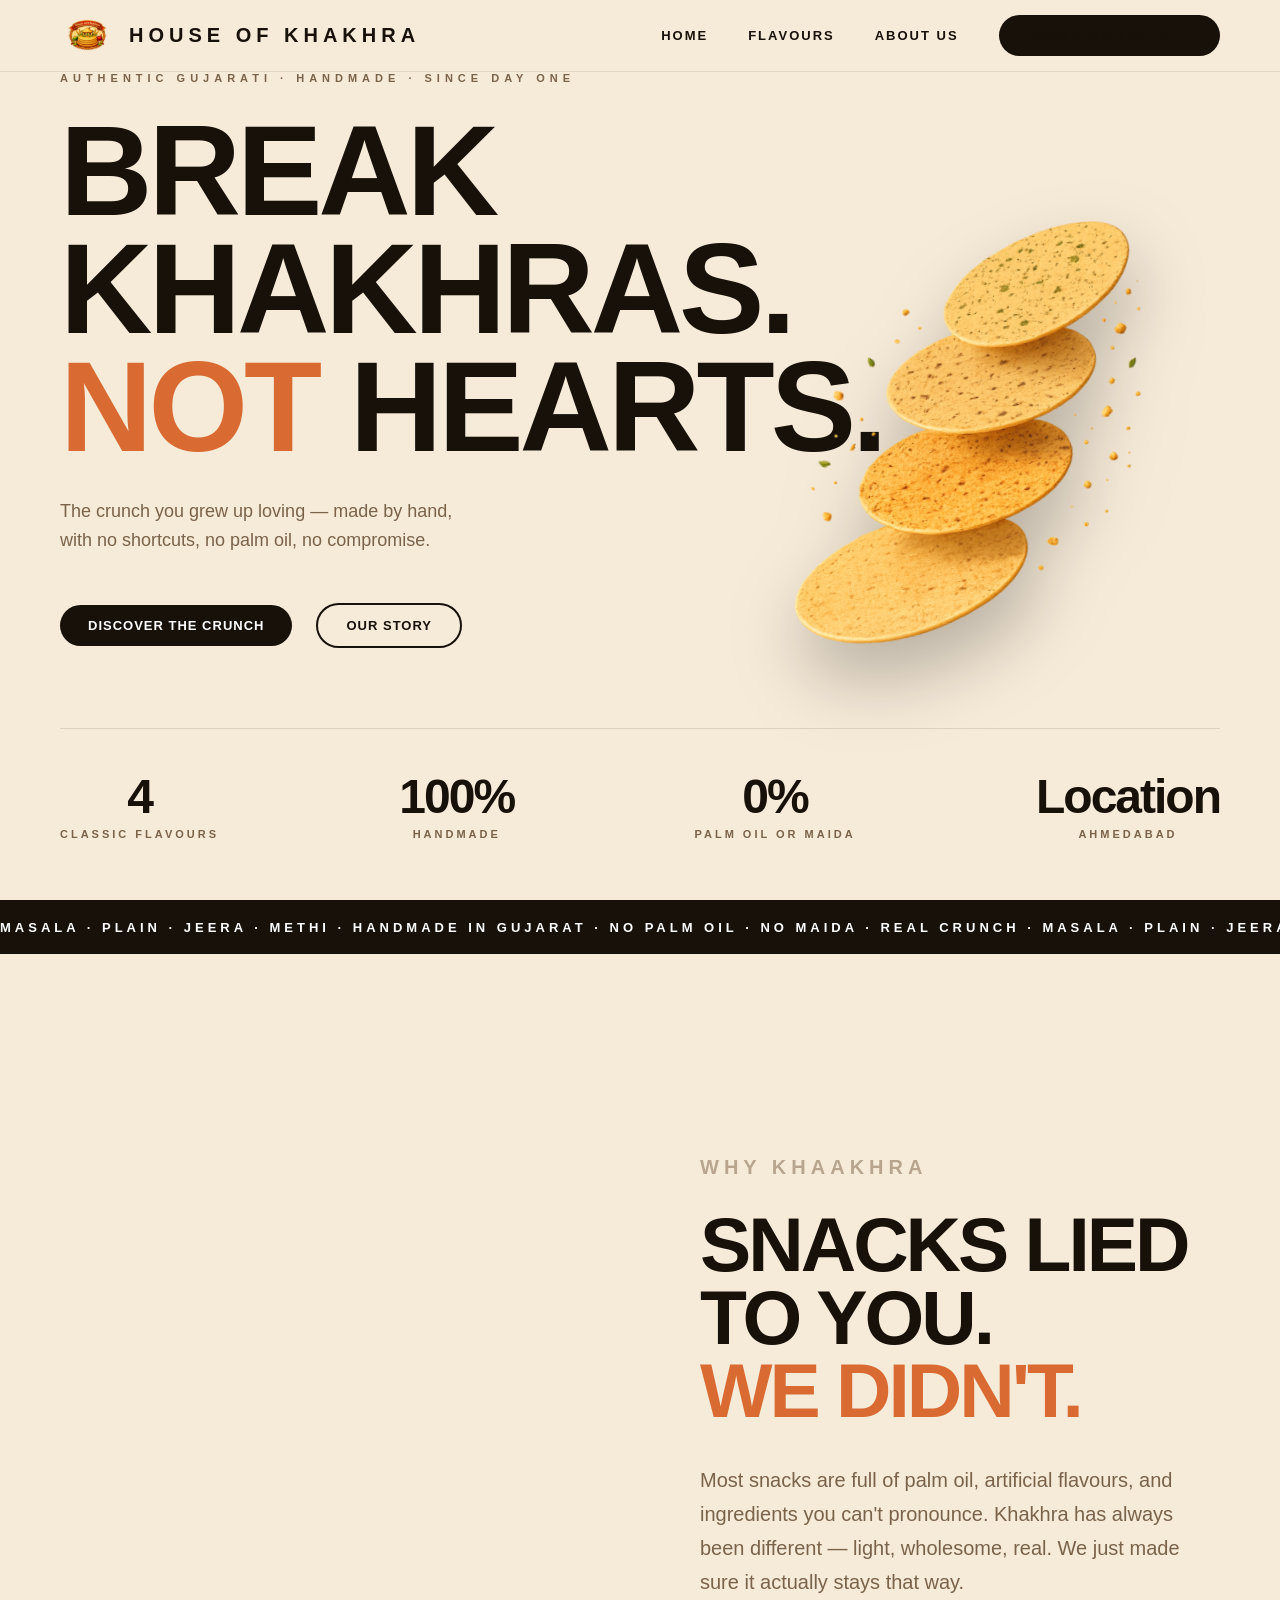
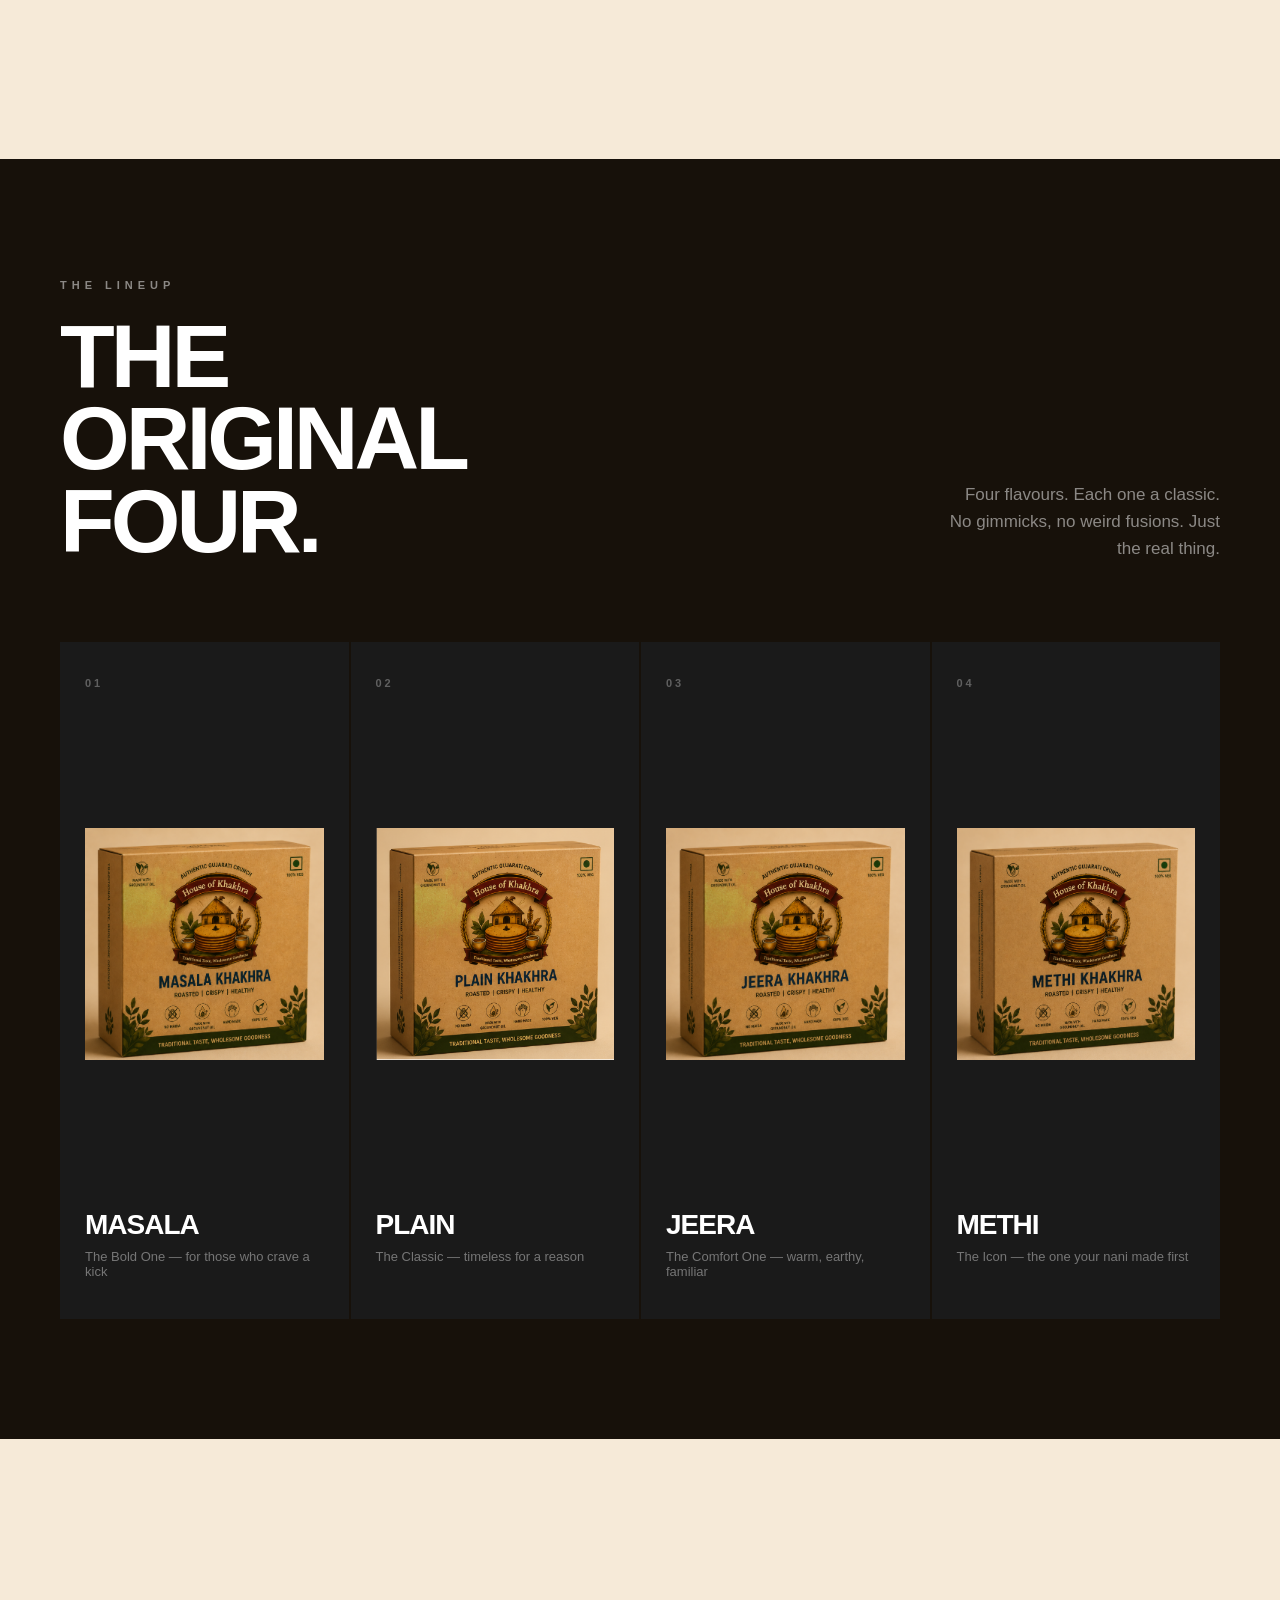
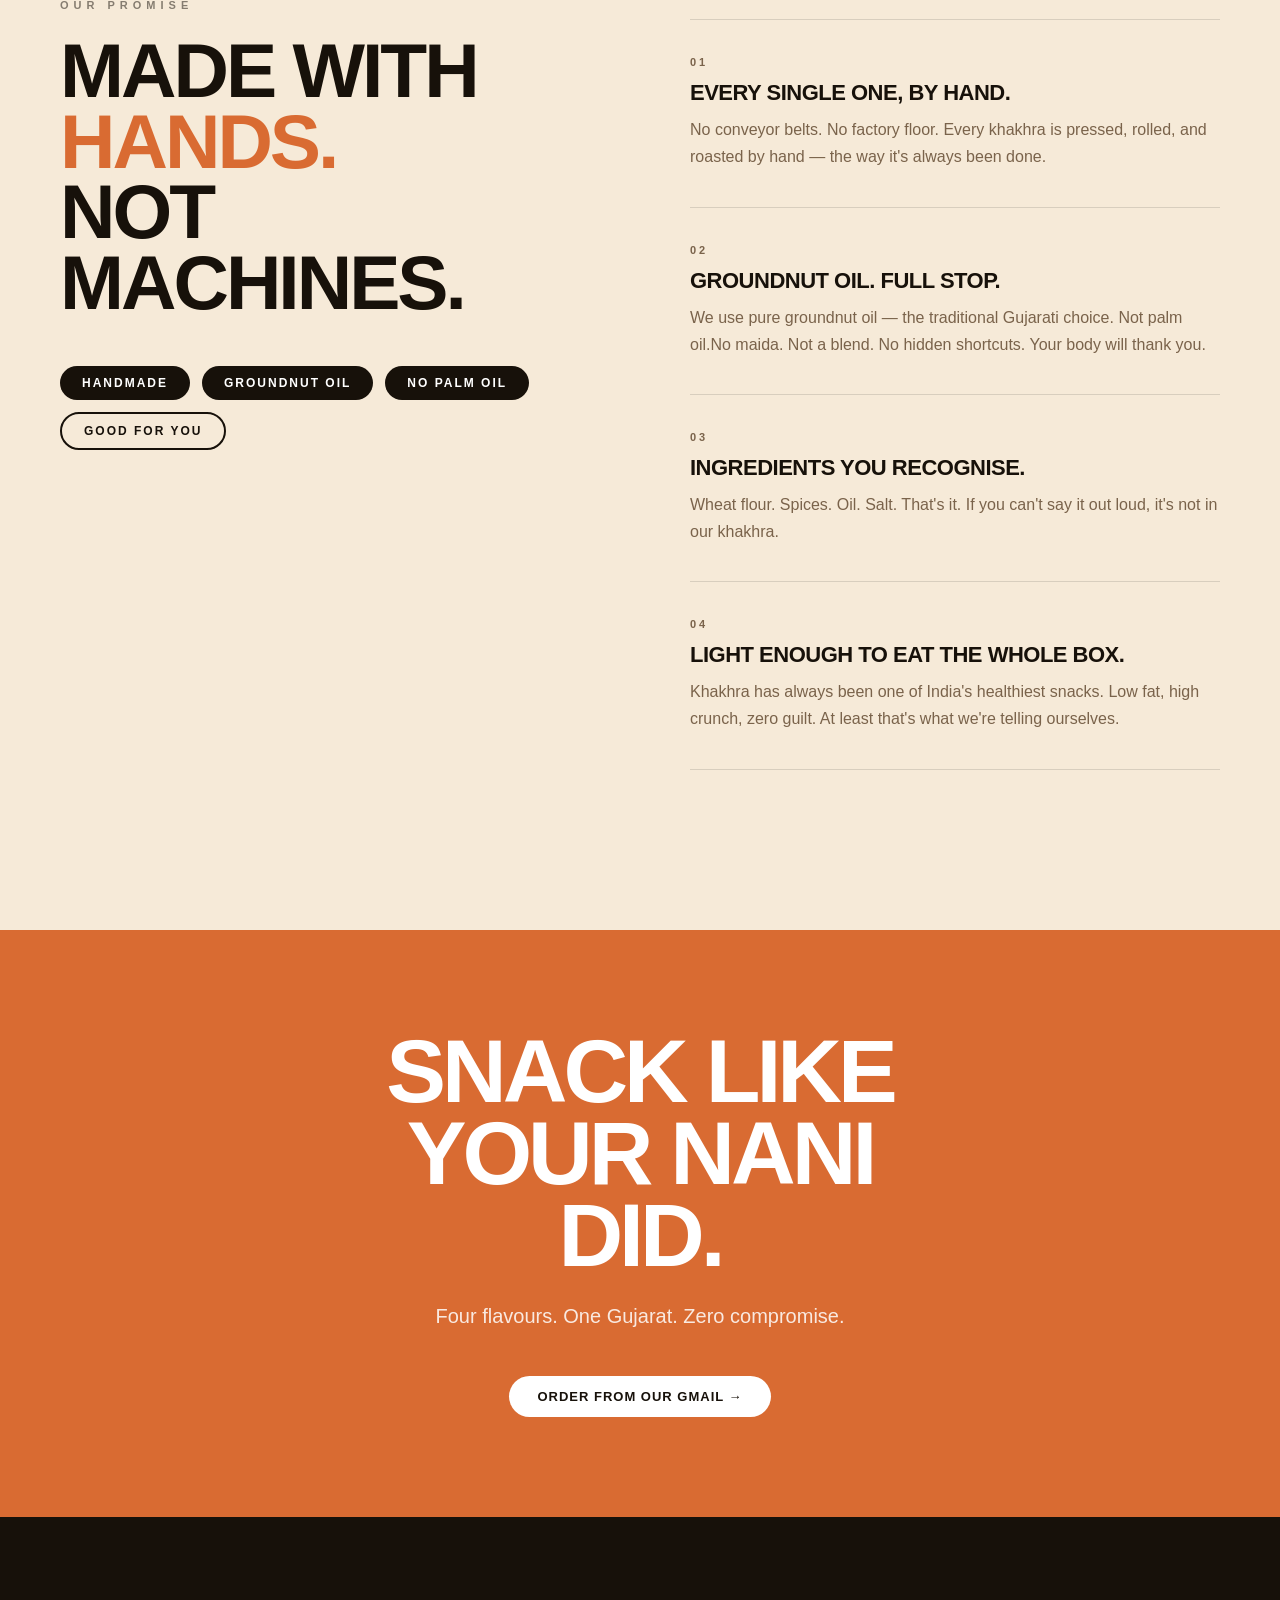
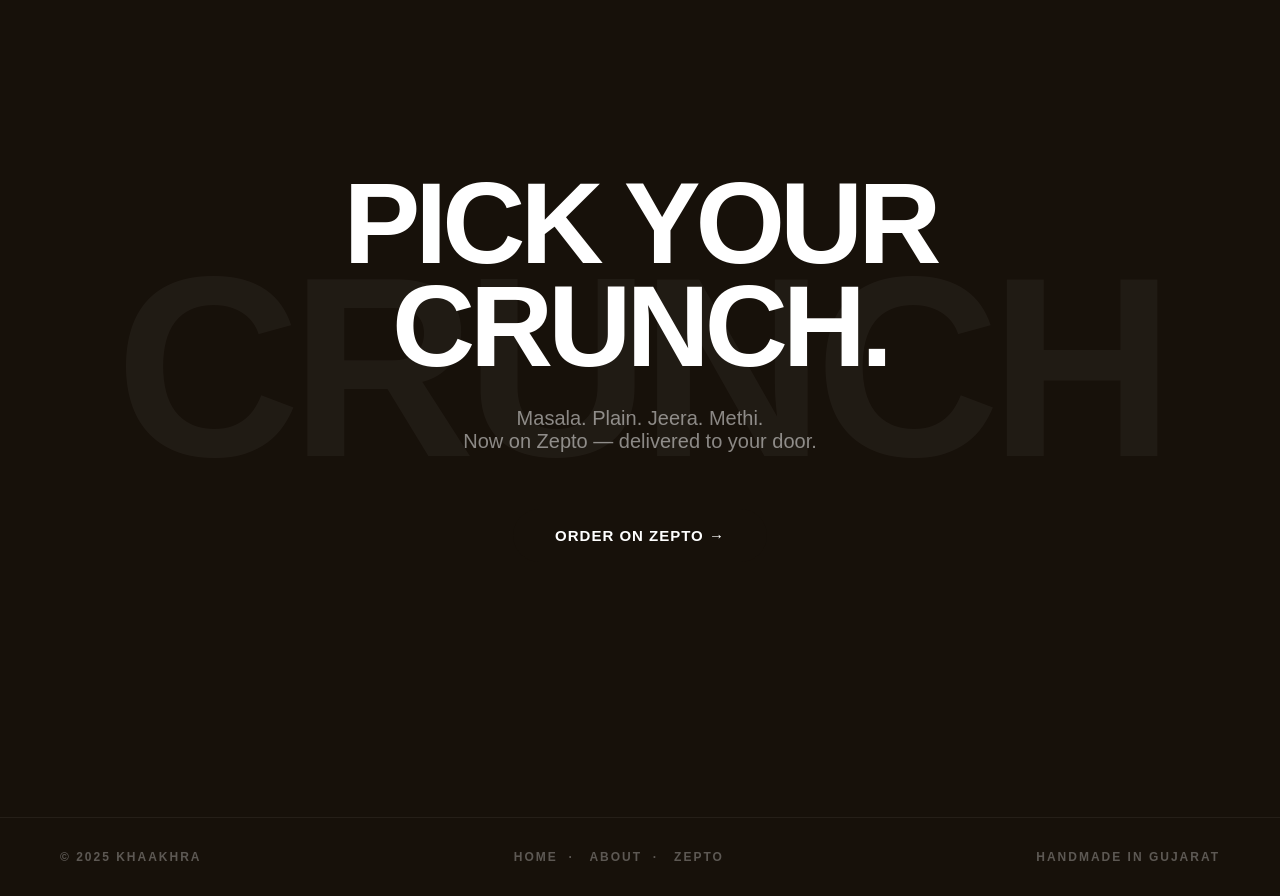
<file: index.html>
<!DOCTYPE html>
<html lang="en">

<head>
  <style>
  html, body { background: #F6EAD8 !important; }
</style>
  <meta charset="UTF-8">
  <meta name="viewport" content="width=device-width, initial-scale=1.0">
  <title>The House Of Khakhra.</title>
  <link rel="stylesheet" href="style.css?v=2">
</head>

<body>


<!-- NAV -->
<!-- NAV -->
<nav>

  <a class="nav-logo" href="index.html">
      <img src="Images/logo.png" class="brand-logo">
      <span>HOUSE OF KHAKHRA</span>
  </a>
  <div class="nav-links">
    <a href="index.html">Home</a>
    <a href="#flavours">Flavours</a>
    <a href="about.html">About Us</a>
    <a class="btn" href="https://www.zepto.com" target="_blank">Order on Zepto →</a>
  </div>
</nav>


<!-- HERO -->
<section class="hero">

  <p class="hero-eyebrow">Authentic Gujarati · Handmade · Since Day One</p>

  <h1 class="hero-headline">
    Break<br>
    Khakhras.<br>
    <em>Not</em> Hearts.
  </h1>

  <p class="hero-sub">
    The crunch you grew up loving —
    made by hand, with no shortcuts,
    no palm oil, no compromise.
  </p>

  <div class="hero-cta-row">
    <a class="btn" href="#flavours">Discover the Crunch</a>
    <a class="btn btn-outline" href="about.html">Our Story</a>
  </div>

  <!-- FLOATING KHAKHRAS -->
  <img 
  src="Images/crispy2.png" 
  class="hero-khakhra">

  <div class="hero-bottom">
    <div class="hero-stat">
      <div class="hero-stat-num">4</div>
      <div class="hero-stat-label">Classic Flavours</div>
    </div>
    <div class="hero-stat">
      <div class="hero-stat-num">100%</div>
      <div class="hero-stat-label">Handmade</div>
    </div>
    <div class="hero-stat">
      <div class="hero-stat-num">0%</div>
      <div class="hero-stat-label">Palm Oil OR MAIDA</div>
    </div>
    <div class="hero-stat">
      <div class="hero-stat-num">Location</div>
      <div class="hero-stat-label">Ahmedabad</div>
    </div>
  </div>

</section>


<!-- MARQUEE STRIP -->
<div class="hero-marquee-wrap">
  <span class="hero-marquee">
    MASALA · PLAIN · JEERA · METHI · HANDMADE IN GUJARAT · NO PALM OIL · NO MAIDA · REAL CRUNCH · MASALA · PLAIN · JEERA · METHI · HANDMADE IN GUJARAT · NO PALM OIL · REAL CRUNCH · MASALA · PLAIN · JEERA · METHI · HANDMADE IN GUJARAT · NO PALM OIL · REAL CRUNCH · MASALA · PLAIN · JEERA · METHI · HANDMADE IN GUJARAT · NO PALM OIL · REAL CRUNCH ·&nbsp;
  </span>
</div>


<!-- STATEMENT -->
<section class="statement">
  <div class="statement-inner">
    <p class="section-label">Why Khaakhra</p>
    <h2>
      Snacks lied<br>
      to you.<br>
      <span>We didn't.</span>
    </h2>
    <p>
      Most snacks are full of palm oil, artificial flavours,
      and ingredients you can't pronounce. Khakhra has always
      been different — light, wholesome, real. We just made sure
      it actually stays that way.
    </p>
  </div>
</section>


<!-- FLAVOURS -->
<section class="flavours" id="flavours">

  <p class="section-label">The Lineup</p>

  <div class="flavours-header">
    <h2>
      The<br>
      Original<br>
      Four.
    </h2>
    <p>
      Four flavours. Each one a classic.
      No gimmicks, no weird fusions.
      Just the real thing.
    </p>
  </div>
  
  <div class="flavour-grid">

    <div class="flavour-card">
      <div class="flavour-num">01</div>

      <img class="flavour-img" src="Images/masala.png" alt="Masala Khakhra">

      <div class="flavour-name">Masala</div>
      <div class="flavour-tag">The Bold One — for those who crave a kick</div>
      <div class="flavour-bar"></div>
    </div>


    <div class="flavour-card">
      <div class="flavour-num">02</div>

      <img class="flavour-img" src="Images/plain.png" alt="Plain Khakhra">

      <div class="flavour-name">Plain</div>
      <div class="flavour-tag">The Classic — timeless for a reason</div>
      <div class="flavour-bar"></div>
    </div>


    <div class="flavour-card">
      <div class="flavour-num">03</div>

      <img class="flavour-img" src="Images/jeera.png" alt="Jeera Khakhra">

      <div class="flavour-name">Jeera</div>
      <div class="flavour-tag">The Comfort One — warm, earthy, familiar</div>
      <div class="flavour-bar"></div>
    </div>


    <div class="flavour-card">
      <div class="flavour-num">04</div>

      <img class="flavour-img" src="Images/methi.png" alt="Methi Khakhra">

      <div class="flavour-name">Methi</div>
      <div class="flavour-tag">The Icon — the one your nani made first</div>
      <div class="flavour-bar"></div>
    </div>


</div>

</section>


<!-- PROMISE / WHY US -->
<section class="promise">

  <div class="promise-grid">

    <div class="promise-left">
      <p class="section-label">Our Promise</p>
      <h2>
        Made with<br>
        <em>hands.</em><br>
        Not machines.
      </h2>
      <div class="promise-pills">
        <span class="pill">Handmade</span>
        <span class="pill">Groundnut Oil</span>
        <span class="pill">No Palm Oil</span>
        <span class="pill pill-outline">Good for you</span>
      </div>
    </div>

    <div class="promise-right">

      <div class="promise-item">
        <div class="promise-item-num">01</div>
        <h3>Every single one, by hand.</h3>
        <p>
          No conveyor belts. No factory floor.
          Every khakhra is pressed, rolled, and roasted
          by hand — the way it's always been done.
        </p>
      </div>

      <div class="promise-item">
        <div class="promise-item-num">02</div>
        <h3>Groundnut oil. Full stop.</h3>
        <p>
          We use pure groundnut oil — the traditional Gujarati choice.
          Not palm oil.No maida. Not a blend. No hidden shortcuts.
          Your body will thank you.
        </p>
      </div>

      <div class="promise-item">
        <div class="promise-item-num">03</div>
        <h3>Ingredients you recognise.</h3>
        <p>
          Wheat flour. Spices. Oil. Salt. That's it.
          If you can't say it out loud, it's not in our khakhra.
        </p>
      </div>

      <div class="promise-item">
        <div class="promise-item-num">04</div>
        <h3>Light enough to eat the whole box.</h3>
        <p>
          Khakhra has always been one of India's healthiest snacks.
          Low fat, high crunch, zero guilt. At least that's what
          we're telling ourselves.
        </p>
      </div>

    </div>

  </div>

</section>


<!-- CRUNCH STRIP / CTA -->
<section class="crunch-strip">
  <h2>
    Snack like<br>
    your nani<br>
    did.
  </h2>
  <p>Four flavours. One Gujarat. Zero compromise.</p>
  <a class="btn btn-white" href="https://mail.google.com/mail/u/0/#inbox?compose=CllgCHrjDZjldVFxTpJqHCGrLKqRNLKMJxRfgGcqMDznHscdWndmgMscGgtDhZLrbWSXSbhLxvq" target="_blank">Order From Our Gmail →</a>
</section>


<!-- END SECTION -->
<section class="end">
  <div class="end-bg-text">CRUNCH</div>
  <h2>
    Pick your<br>
    crunch.
  </h2>
  <p>
    Masala. Plain. Jeera. Methi.<br>
    Now on Zepto — delivered to your door.
  </p>
  <a class="btn" href="https://www.zepto.com" target="_blank">Order on Zepto →</a>
</section>


<!-- FOOTER -->
<footer>
  <span>© 2025 Khaakhra</span>
  <span>
    <a href="index.html">Home</a>&nbsp;&nbsp;·&nbsp;&nbsp;
    <a href="about.html">About</a>&nbsp;&nbsp;·&nbsp;&nbsp;
    <a href="https://www.zepto.com" target="_blank">Zepto</a>
  </span>
  <span>Handmade in Gujarat</span>
</footer>


</body>
</html>
</file>
<file: style.css>
* {
  margin: 0;
  padding: 0;
  box-sizing: border-box;
}

:root {
  --cream: #F6EAD8;
  --black: #17110A;
  --warm: #E8CFA6;
  --accent: #D96B32;
  --mid: #7A634B;
}

html { scroll-behavior: smooth; }

body {
  background: var(--cream);
  color: var(--black);
  font-family: 'Arial Black', Arial, Helvetica, sans-serif;
  overflow-x: hidden;
}


/* ── NAV ── */

nav {
  height: 72px;
  display: flex;
  justify-content: space-between;
  align-items: center;
  padding: 0 60px;
  position: fixed;
  width: 100%;
  top: 0;
  z-index: 999;
  background: var(--cream);
  border-bottom: 1px solid rgba(0,0,0,0.08);
}

.nav-logo {
  display: flex;
  align-items: center;
  gap: 14px;
  font-size: 20px;
  font-weight: 900;
  letter-spacing: 4px;
  color: var(--black);
  text-decoration: none;
}

.brand-logo {
  width: 55px;
  height: 55px;
  object-fit: contain;
}

.nav-logo span {
  font-size: 20px;
  font-weight: 900;
  letter-spacing: 5px;
}

.nav-links {
  display: flex;
  align-items: center;
  gap: 40px;
}

.nav-links a {
  text-decoration: none;
  color: var(--black);
  font-size: 13px;
  font-weight: 700;
  letter-spacing: 2px;
  text-transform: uppercase;
  transition: opacity 0.2s;
}

.nav-links a:hover { opacity: 0.5; }

.btn {
  display: inline-block;
  background: var(--black);
  color: white;
  padding: 13px 28px;
  border-radius: 100px;
  font-size: 13px;
  font-weight: 700;
  letter-spacing: 1px;
  text-transform: uppercase;
  border: none;
  cursor: pointer;
  text-decoration: none;
  transition: background 0.2s, transform 0.15s;
}

.btn:hover {
  background: var(--accent);
  transform: scale(1.03);
}

.btn-outline {
  background: transparent;
  color: var(--black);
  border: 2px solid var(--black);
}

.btn-outline:hover {
  background: var(--black);
  color: white;
}

.btn-white {
  background: white;
  color: var(--black);
}

.btn-white:hover {
  background: var(--cream);
  color: var(--black);
}


/* ── HERO ── */

.hero {
  min-height: 100vh;
  padding: 72px 60px 0;
  display: flex;
  flex-direction: column;
  justify-content: center;
  position: relative;
  overflow: hidden;
}

.hero-eyebrow {
  font-size: 11px;
  font-weight: 700;
  letter-spacing: 5px;
  text-transform: uppercase;
  color: var(--mid);
  margin-bottom: 28px;
}

.hero-headline {
  font-size: clamp(72px, 10vw, 130px);
  font-weight: 900;
  line-height: 0.92;
  letter-spacing: -4px;
  text-transform: uppercase;
  max-width: 900px;
}

.hero-headline em {
  font-style: normal;
  color: var(--accent);
}

.hero-sub {
  font-size: 18px;
  font-weight: 400;
  font-family: Arial, Helvetica, sans-serif;
  color: var(--mid);
  max-width: 420px;
  margin-top: 32px;
  line-height: 1.6;
}

.hero-cta-row {
  display: flex;
  align-items: center;
  gap: 24px;
  margin-top: 48px;
}

.hero-bottom {
  display: flex;
  justify-content: space-between;
  align-items: flex-end;
  margin-top: 80px;
  padding-bottom: 60px;
  border-top: 1px solid rgba(0,0,0,0.1);
  padding-top: 40px;
}

.hero-stat { text-align: center; }

.hero-stat-num {
  font-size: 48px;
  font-weight: 900;
  letter-spacing: -2px;
}

.hero-stat-label {
  font-size: 11px;
  font-weight: 700;
  letter-spacing: 3px;
  text-transform: uppercase;
  color: var(--mid);
  margin-top: 4px;
}

/* ── FLOATING HERO KHAKHRA ── */

.hero-khakhra {
  position: absolute;
  width: 52%;
  right: 0;
  top: 50%;
  transform: translateY(-50%) rotate(-10deg);
  filter: drop-shadow(0px 35px 35px rgba(0,0,0,.25));
  animation: khakhraFloat 4s ease-in-out infinite;
  pointer-events: none;
}

@keyframes khakhraFloat {
  0%, 100% { transform: translateY(-50%) rotate(-10deg); }
  50%       { transform: translateY(calc(-50% - 25px)) rotate(-10deg); }
}


/* ── MARQUEE ── */

.hero-marquee-wrap {
  background: var(--black);
  color: white;
  overflow: hidden;
  padding: 18px 0;
  white-space: nowrap;
}

.hero-marquee {
  display: inline-block;
  animation: marquee 18s linear infinite;
  font-size: 13px;
  font-weight: 700;
  letter-spacing: 4px;
  text-transform: uppercase;
}

@keyframes marquee {
  from { transform: translateX(0); }
  to   { transform: translateX(-50%); }
}


/* ── STATEMENT ── */

.statement {
  padding: 160px 60px;
  display: flex;
  justify-content: flex-end;
}

.statement-inner { max-width: 780px; }

.statement h2 {
  font-size: clamp(40px, 6vw, 80px);
  font-weight: 900;
  letter-spacing: -3px;
  text-transform: uppercase;
  line-height: 0.95;
}

.statement h2 span { color: var(--accent); }

.statement p {
  font-family: Arial, Helvetica, sans-serif;
  font-size: 20px;
  color: var(--mid);
  line-height: 1.7;
  margin-top: 36px;
  max-width: 520px;
}


/* ── FLAVOURS ── */

.flavours {
  padding: 120px 60px;
  background: var(--black);
  color: white;
}

.section-label {
  font-size: 11px;
  font-weight: 700;
  letter-spacing: 5px;
  text-transform: uppercase;
  opacity: 0.5;
  margin-bottom: 24px;
}

.flavours-header {
  display: flex;
  justify-content: space-between;
  align-items: flex-end;
  margin-bottom: 80px;
}

.flavours-header h2 {
  font-size: clamp(48px, 7vw, 90px);
  font-weight: 900;
  letter-spacing: -4px;
  text-transform: uppercase;
  line-height: 0.92;
}

.flavours-header p {
  font-family: Arial, Helvetica, sans-serif;
  font-size: 17px;
  color: rgba(255,255,255,0.5);
  max-width: 280px;
  line-height: 1.6;
  text-align: right;
}

.flavour-grid {
  display: grid;
  grid-template-columns: repeat(4, 1fr);
  gap: 2px;
}

.flavour-card {
  background: #1a1a1a;
  padding: 35px 25px 40px;
  position: relative;
  overflow: hidden;
  transition: background 0.3s;
  cursor: default;
}

.flavour-card:hover { background: #222; }
.flavour-card:hover .flavour-img { transform: scale(1.06) rotate(-3deg); }

.flavour-num {
  font-size: 11px;
  font-weight: 700;
  letter-spacing: 3px;
  opacity: 0.3;
  margin-bottom: 40px;
}

.flavour-img {
  width: 100%;
  height: 430px;
  object-fit: contain;
  display: block;
  margin: 10px auto 50px;
  transition: transform 0.4s ease;
}

.flavour-name {
  font-size: 28px;
  font-weight: 900;
  letter-spacing: -1px;
  text-transform: uppercase;
}

.flavour-tag {
  font-size: 13px;
  color: rgba(255,255,255,0.4);
  font-family: Arial, Helvetica, sans-serif;
  margin-top: 8px;
}

.flavour-bar {
  position: absolute;
  bottom: 0;
  left: 0;
  width: 0;
  height: 3px;
  background: var(--accent);
  transition: width 0.4s ease;
}

.flavour-card:hover .flavour-bar { width: 100%; }


/* ── PROMISE ── */

.promise { padding: 160px 60px; }

.promise-grid {
  display: grid;
  grid-template-columns: 1fr 1fr;
  gap: 100px;
  align-items: start;
}

.promise-left h2 {
  font-size: clamp(48px, 6vw, 80px);
  font-weight: 900;
  letter-spacing: -3px;
  text-transform: uppercase;
  line-height: 0.92;
}

.promise-left h2 em {
  font-style: normal;
  color: var(--accent);
}

.promise-pills {
  display: flex;
  gap: 12px;
  flex-wrap: wrap;
  margin-top: 48px;
}

.pill {
  background: var(--black);
  color: white;
  padding: 10px 22px;
  border-radius: 100px;
  font-size: 12px;
  font-weight: 700;
  letter-spacing: 2px;
  text-transform: uppercase;
}

.pill-outline {
  background: transparent;
  border: 2px solid var(--black);
  color: var(--black);
}

.promise-right { padding-top: 20px; }

.promise-item {
  border-top: 1px solid rgba(0,0,0,0.12);
  padding: 36px 0;
}

.promise-item:last-child { border-bottom: 1px solid rgba(0,0,0,0.12); }

.promise-item-num {
  font-size: 11px;
  font-weight: 700;
  letter-spacing: 3px;
  color: var(--mid);
  margin-bottom: 12px;
}

.promise-item h3 {
  font-size: 22px;
  font-weight: 900;
  text-transform: uppercase;
  letter-spacing: -0.5px;
  margin-bottom: 10px;
}

.promise-item p {
  font-family: Arial, Helvetica, sans-serif;
  font-size: 16px;
  color: var(--mid);
  line-height: 1.7;
}


/* ── CRUNCH STRIP ── */

.crunch-strip {
  background: var(--accent);
  padding: 100px 60px;
  text-align: center;
  color: white;
}

.crunch-strip h2 {
  font-size: clamp(40px, 7vw, 100px);
  font-weight: 900;
  letter-spacing: -4px;
  text-transform: uppercase;
  line-height: 0.92;
}

.crunch-strip p {
  font-family: Arial, Helvetica, sans-serif;
  font-size: 20px;
  margin-top: 28px;
  opacity: 0.85;
}

.crunch-strip .btn-white { margin-top: 48px; }


/* ── END / ORDER ── */

.end {
  min-height: 100vh;
  background: var(--black);
  color: white;
  display: flex;
  flex-direction: column;
  align-items: center;
  justify-content: center;
  text-align: center;
  padding: 120px 60px;
  position: relative;
  overflow: hidden;
}

.end-bg-text {
  position: absolute;
  font-size: clamp(120px, 20vw, 280px);
  font-weight: 900;
  text-transform: uppercase;
  letter-spacing: -10px;
  opacity: 0.04;
  pointer-events: none;
  user-select: none;
  white-space: nowrap;
}

.end h2 {
  font-size: clamp(52px, 9vw, 120px);
  font-weight: 900;
  letter-spacing: -5px;
  text-transform: uppercase;
  line-height: 0.9;
  position: relative;
  z-index: 1;
}

.end p {
  font-family: Arial, Helvetica, sans-serif;
  font-size: 20px;
  color: rgba(255,255,255,0.5);
  margin-top: 28px;
  position: relative;
  z-index: 1;
}

.end .btn {
  margin-top: 56px;
  font-size: 15px;
  padding: 18px 42px;
  position: relative;
  z-index: 1;
}


/* ── FOOTER ── */

footer {
  background: var(--black);
  color: rgba(255,255,255,0.3);
  padding: 32px 60px;
  display: flex;
  justify-content: space-between;
  align-items: center;
  border-top: 1px solid rgba(255,255,255,0.06);
  font-size: 12px;
  font-weight: 700;
  letter-spacing: 2px;
  text-transform: uppercase;
}

footer a {
  color: rgba(255,255,255,0.3);
  text-decoration: none;
}


/* ── ABOUT SPECIFIC ── */

.about-hero {
  min-height: 100vh;
  background: var(--black);
  color: white;
  padding: 72px 60px 100px;
  display: flex;
  flex-direction: column;
  justify-content: flex-end;
  position: relative;
  overflow: hidden;
}

.about-hero-label {
  font-size: 11px;
  font-weight: 700;
  letter-spacing: 5px;
  text-transform: uppercase;
  color: rgba(255,255,255,0.4);
  margin-bottom: 24px;
}

.about-hero h1 {
  font-size: clamp(64px, 10vw, 140px);
  font-weight: 900;
  letter-spacing: -6px;
  text-transform: uppercase;
  line-height: 0.88;
  max-width: 900px;
}

.about-hero h1 em {
  font-style: normal;
  color: var(--accent);
}

.about-hero-sub {
  font-family: Arial, Helvetica, sans-serif;
  font-size: 20px;
  color: rgba(255,255,255,0.55);
  margin-top: 40px;
  max-width: 520px;
  line-height: 1.7;
}

.about-hero-img {
  position: absolute;
  right: 60px;
  top: 50%;
  transform: translateY(-50%);
  width: 380px;
  height: 320px;
  object-fit: cover;
  border-radius: 16px;
  opacity: 0.7;
}

.about-values { padding: 160px 60px; }
.about-values-header { margin-bottom: 100px; }

.about-values-header h2 {
  font-size: clamp(48px, 7vw, 96px);
  font-weight: 900;
  letter-spacing: -4px;
  text-transform: uppercase;
  line-height: 0.9;
}

.values-grid {
  display: grid;
  grid-template-columns: repeat(3, 1fr);
  gap: 2px;
}

.value-card {
  background: var(--warm);
  padding: 56px 40px;
}

.value-card:nth-child(2) { background: #ede0cc; }
.value-card:nth-child(3) { background: #e4d2b8; }

.value-icon {
  font-size: 40px;
  margin-bottom: 32px;
}

.value-card h3 {
  font-size: 28px;
  font-weight: 900;
  text-transform: uppercase;
  letter-spacing: -1px;
  margin-bottom: 16px;
}

.value-card p {
  font-family: Arial, Helvetica, sans-serif;
  font-size: 16px;
  color: var(--mid);
  line-height: 1.7;
}

.about-story {
  background: var(--black);
  color: white;
  padding: 160px 60px;
}

.about-story-inner {
  display: grid;
  grid-template-columns: 1fr 2fr;
  gap: 100px;
  align-items: start;
}

.about-story-sticky {
  position: sticky;
  top: 120px;
}

.about-story-sticky h2 {
  font-size: clamp(40px, 5vw, 64px);
  font-weight: 900;
  letter-spacing: -3px;
  text-transform: uppercase;
  line-height: 0.92;
}

.about-story-text p {
  font-family: Arial, Helvetica, sans-serif;
  font-size: 20px;
  line-height: 1.8;
  color: rgba(255,255,255,0.7);
  margin-bottom: 40px;
}

.about-story-text p strong {
  color: white;
  font-family: 'Arial Black', Arial, sans-serif;
  font-weight: 900;
}

.about-story-divider {
  border: none;
  border-top: 1px solid rgba(255,255,255,0.1);
  margin: 48px 0;
}


/* ══════════════════════════════
   TABLET  (max 900px)
══════════════════════════════ */

@media (max-width: 900px) {

  nav {
    padding: 0 24px;
  }

  .nav-logo span {
    font-size: 14px;
    letter-spacing: 2px;
  }

  .brand-logo {
    width: 40px;
    height: 40px;
  }

  .hero {
    padding: 72px 24px 0;
  }

  .hero-headline {
    font-size: 60px;
    letter-spacing: -3px;
  }

  .hero-khakhra {
    width: 55%;
    right: 0;
    top: 50%;
    transform: translateY(-50%) rotate(-10deg);
    animation: khakhraFloat 4s ease-in-out infinite;
  }

  .statement { padding: 100px 24px; }
  .flavours  { padding: 80px 24px; }

  .flavours-header {
    flex-direction: column;
    align-items: flex-start;
    gap: 24px;
  }

  .flavours-header p { text-align: left; }
  .flavour-grid { grid-template-columns: repeat(2, 1fr); }

  .promise { padding: 100px 24px; }
  .promise-grid { grid-template-columns: 1fr; gap: 60px; }

  .crunch-strip { padding: 80px 24px; }
  .end { padding: 100px 24px; }

  footer {
    padding: 24px;
    flex-direction: column;
    gap: 12px;
    text-align: center;
  }

  .about-hero { padding: 72px 24px 80px; }
  .about-hero-img { display: none; }
  .about-values { padding: 100px 24px; }
  .values-grid { grid-template-columns: 1fr; }
  .about-story { padding: 100px 24px; }
  .about-story-inner { grid-template-columns: 1fr; gap: 48px; }
  .about-story-sticky { position: static; }
  .hero-bottom { flex-wrap: wrap; gap: 32px; }
}


/* ══════════════════════════════
   MOBILE  (max 600px)
══════════════════════════════ */

@media (max-width: 600px) {

  /* NAV — stack logo + links */
  nav {
    height: auto;
    flex-direction: column;
    align-items: flex-start;
    padding: 14px 20px;
    gap: 10px;
  }

  .nav-logo span {
    font-size: 12px;
    letter-spacing: 2px;
  }

  .brand-logo {
    width: 36px;
    height: 36px;
  }

  .nav-links {
    gap: 16px;
    flex-wrap: wrap;
  }

  .nav-links a {
    font-size: 10px;
    letter-spacing: 1px;
  }

  .nav-links .btn {
    padding: 10px 18px;
    font-size: 11px;
  }

  /* HERO — text on top, image faded below */
  .hero {
    min-height: 100vh;
    padding: 100px 20px 40px;
    display: flex;
    flex-direction: column;
    justify-content: flex-start;
    overflow: hidden;
  }

  .hero-eyebrow {
    font-size: 10px;
    letter-spacing: 4px;
    margin-bottom: 20px;
    position: relative;
    z-index: 2;
  }

  .hero-headline {
    font-size: 52px;
    letter-spacing: -2px;
    line-height: 0.95;
    position: relative;
    z-index: 2;
    max-width: 100%;
  }

  .hero-sub {
    font-size: 15px;
    max-width: 100%;
    margin-top: 20px;
    position: relative;
    z-index: 2;
  }

  .hero-cta-row {
    flex-direction: column;
    align-items: flex-start;
    gap: 12px;
    margin-top: 28px;
    position: relative;
    z-index: 2;
  }

  /* Khakhra: bottom-right, mostly behind content, reduced opacity */
  .hero-khakhra {
    position: absolute;
    width: 90%;
    right: -30px;
    top: auto;
    bottom: 80px;
    transform: rotate(-12deg);
    opacity: 0.25;
    animation: none;
    z-index: 1;
    pointer-events: none;
  }

  /* Stats row: 2x2 grid */
  .hero-bottom {
    display: grid;
    grid-template-columns: 1fr 1fr;
    gap: 20px 16px;
    margin-top: 40px;
    padding-top: 28px;
    padding-bottom: 40px;
    position: relative;
    z-index: 2;
  }

  .hero-stat-num { font-size: 36px; }
  .hero-stat-label { font-size: 9px; letter-spacing: 2px; }

  /* FLAVOURS */
  .flavours { padding: 60px 20px; }
  .flavours-header { margin-bottom: 40px; }
  .flavour-grid { grid-template-columns: 1fr; }
  .flavour-img { height: 260px; margin-bottom: 28px; }

  /* STATEMENT */
  .statement { padding: 80px 20px; }

  /* PROMISE */
  .promise { padding: 80px 20px; }
  .promise-grid { grid-template-columns: 1fr; gap: 40px; }
  .promise-pills { gap: 8px; }
  .pill { font-size: 10px; padding: 8px 16px; }

  /* CRUNCH STRIP */
  .crunch-strip { padding: 60px 20px; }

  /* END */
  .end { padding: 80px 20px; min-height: auto; }

  /* FOOTER */
  footer {
    padding: 20px;
    flex-direction: column;
    gap: 10px;
    text-align: center;
    font-size: 10px;
  }

  /* ABOUT */
  .about-hero { padding: 80px 20px 60px; }
  .about-hero h1 { font-size: 52px; letter-spacing: -3px; }
  .about-hero-sub { font-size: 16px; }
  .about-values { padding: 60px 20px; }
  .about-values-header { margin-bottom: 48px; }
  .values-grid { grid-template-columns: 1fr; }
  .value-card { padding: 36px 24px; }
  .about-story { padding: 60px 20px; }
  .about-story-inner { grid-template-columns: 1fr; gap: 32px; }
  .about-story-sticky { position: static; }
  .about-story-text p { font-size: 16px; }
}
</file>
